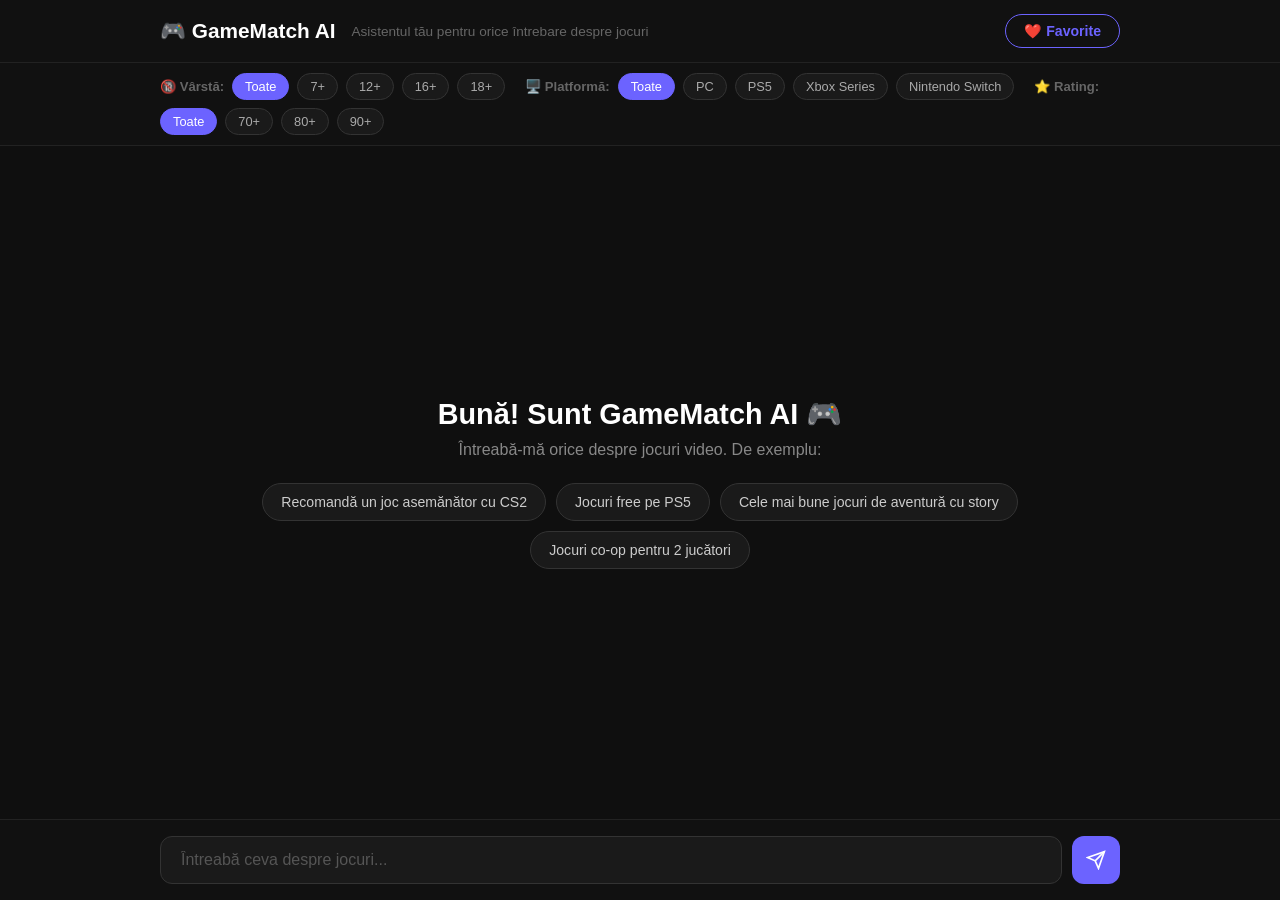
<file: frontend/index.html>
<!DOCTYPE html>
<html lang="ro">
<head>
    <meta charset="UTF-8">
    <meta name="viewport" content="width=device-width, initial-scale=1.0">
    <title>GameMatch AI</title>
    <link rel="stylesheet" href="style.css">
</head>
<body>

    <div class="app-layout">
        <header class="app-header">
            <div class="header-inner">
                <span class="logo">🎮 GameMatch AI</span>
                <span class="header-sub">Asistentul tău pentru orice întrebare despre jocuri</span>
                <a href="favorites.html" class="fav-header-btn">❤️ Favorite</a>
            </div>
        </header>

        <div class="filters-bar">
            <div class="filters-inner">
                <span class="filter-label">🔞 Vârstă:</span>
                <button class="age-btn active" data-age="">Toate</button>
                <button class="age-btn" data-age="1">7+</button>
                <button class="age-btn" data-age="2">12+</button>
                <button class="age-btn" data-age="3">16+</button>
                <button class="age-btn" data-age="4">18+</button>

                <span class="filter-label filter-label-platform">🖥️ Platformă:</span>
                <button class="platform-btn active" data-platform="">Toate</button>
                <button class="platform-btn" data-platform="18">PC</button>
                <button class="platform-btn" data-platform="187">PS5</button>
                <button class="platform-btn" data-platform="186">Xbox Series</button>
                <button class="platform-btn" data-platform="7">Nintendo Switch</button>

                <span class="filter-label filter-label-rating">⭐ Rating:</span>
                <button class="rating-btn active" data-rating="">Toate</button>
                <button class="rating-btn" data-rating="70">70+</button>
                <button class="rating-btn" data-rating="80">80+</button>
                <button class="rating-btn" data-rating="90">90+</button>
            </div>
        </div>

        <main class="chat-area" id="chatArea">
            <div class="welcome-msg">
                <h2>Bună! Sunt GameMatch AI 🎮</h2>
                <p>Întreabă-mă orice despre jocuri video. De exemplu:</p>
                <div class="suggestions">
                    <button class="suggestion-btn" onclick="sendSuggestion(this)">Recomandă un joc asemănător cu CS2</button>
                    <button class="suggestion-btn" onclick="sendSuggestion(this)">Jocuri free pe PS5</button>
                    <button class="suggestion-btn" onclick="sendSuggestion(this)">Cele mai bune jocuri de aventură cu story</button>
                    <button class="suggestion-btn" onclick="sendSuggestion(this)">Jocuri co-op pentru 2 jucători</button>
                </div>
            </div>
        </main>

        <div class="input-area">
            <div class="input-inner">
                <input type="text" id="userInput" placeholder="Întreabă ceva despre jocuri..." />
                <button id="sendBtn" onclick="sendMessage()">
                    <svg width="20" height="20" viewBox="0 0 24 24" fill="none" stroke="currentColor" stroke-width="2">
                        <line x1="22" y1="2" x2="11" y2="13"></line>
                        <polygon points="22 2 15 22 11 13 2 9 22 2"></polygon>
                    </svg>
                </button>
            </div>
        </div>
    </div>

    <script src="app.js"></script>
</body>
</html>
</file>
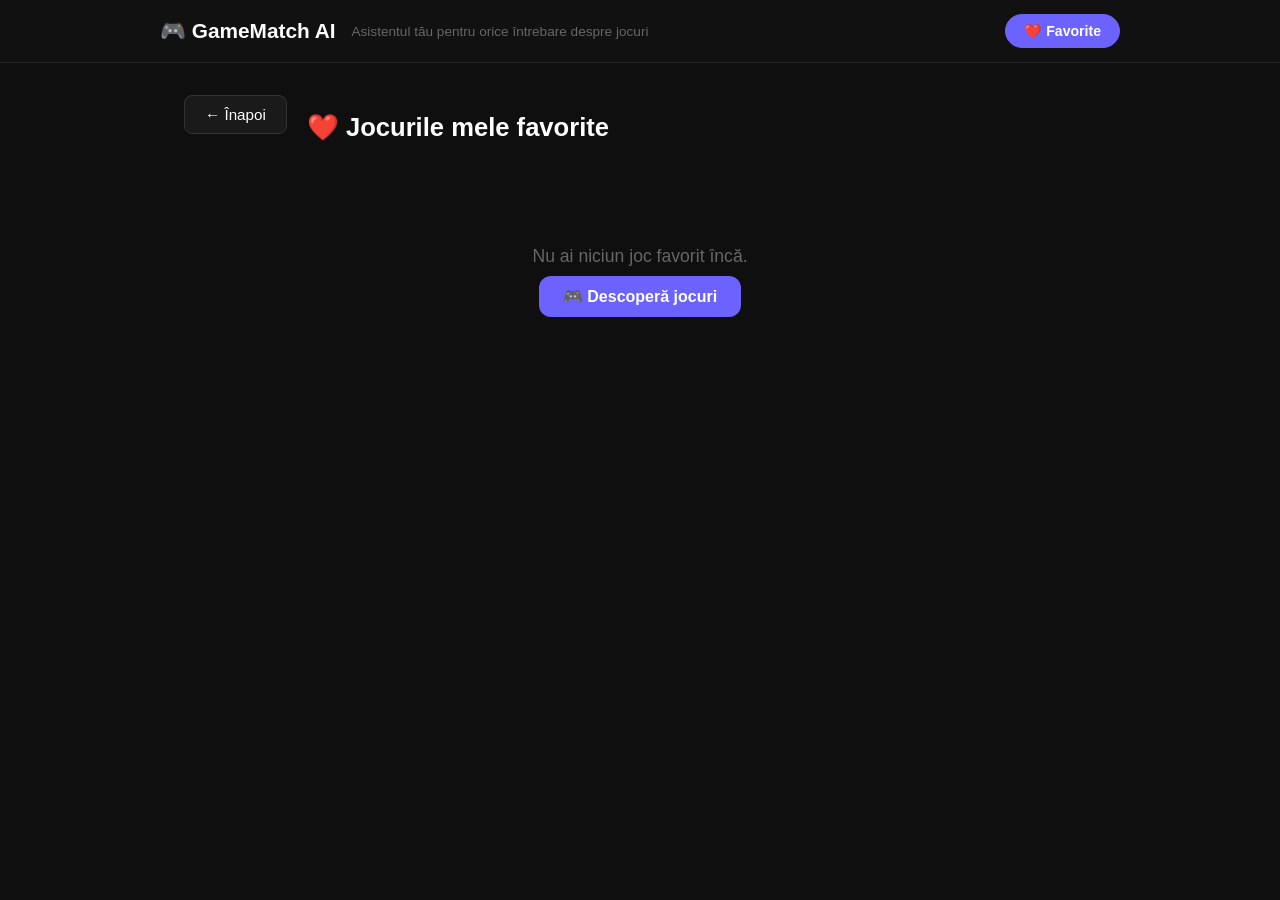
<file: frontend/favorites.html>
<!DOCTYPE html>
<html lang="ro">
<head>
    <meta charset="UTF-8">
    <meta name="viewport" content="width=device-width, initial-scale=1.0">
    <title>Favorite — GameMatch AI</title>
    <link rel="stylesheet" href="style.css">
</head>
<body>
    <div class="app-layout">
        <header class="app-header">
            <div class="header-inner">
                <span class="logo">🎮 GameMatch AI</span>
                <span class="header-sub">Asistentul tău pentru orice întrebare despre jocuri</span>
                <a href="favorites.html" class="fav-header-btn fav-active">❤️ Favorite</a>
            </div>
        </header>

        <main class="favorites-page">
            <div class="favorites-header">
                <a href="index.html" class="back-btn">← Înapoi</a>
                <h1>❤️ Jocurile mele favorite</h1>
            </div>
            <div id="favoritesContent"></div>
        </main>
    </div>

    <script src="favorites.js"></script>
</body>
</html>
</file>
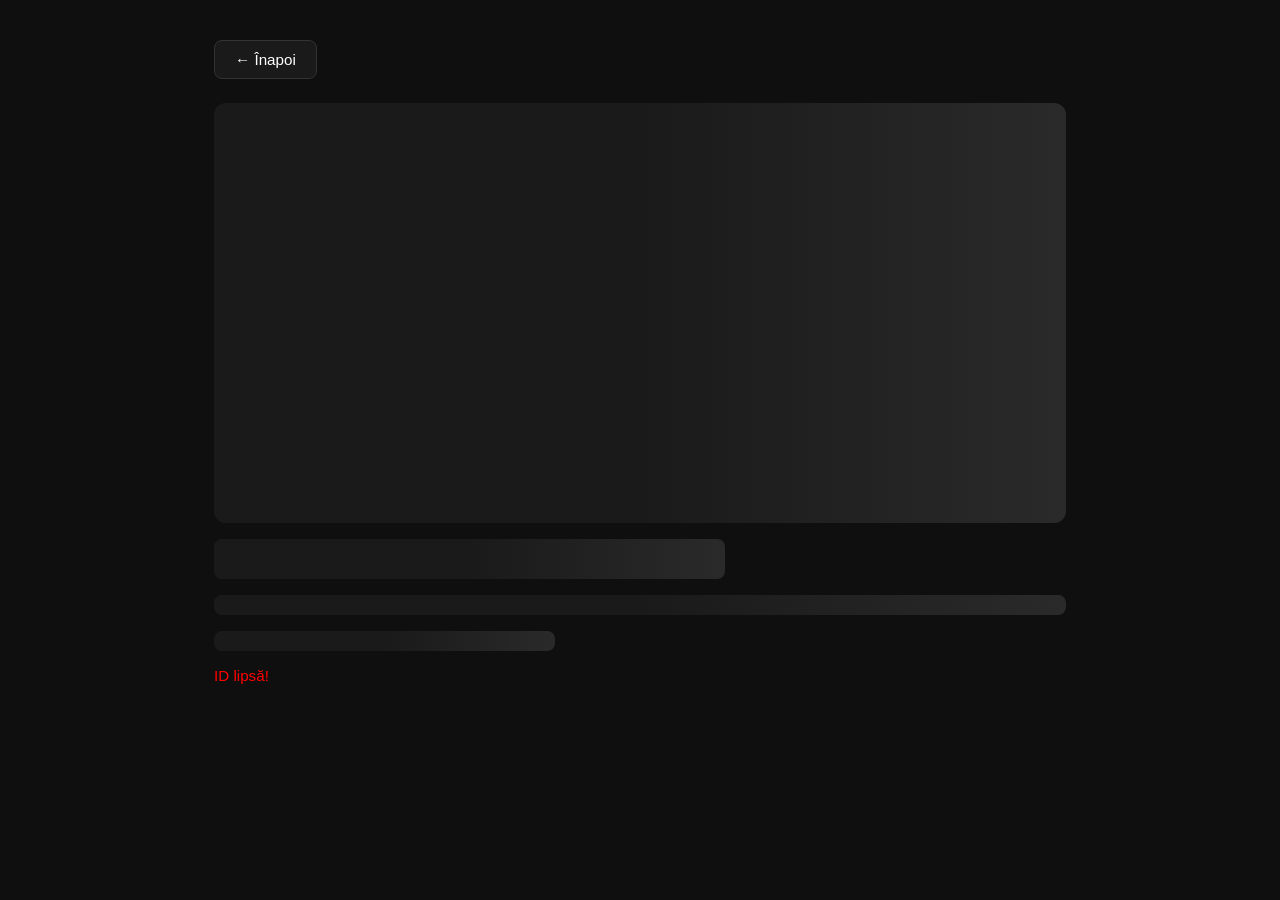
<file: frontend/game-details.html>
<!DOCTYPE html>
<html lang="ro">
<head>
    <meta charset="UTF-8">
    <meta name="viewport" content="width=device-width, initial-scale=1.0">
    <title>GameMatch AI</title>
    <link rel="stylesheet" href="style.css">
</head>
<body>
    <div class="container">
        <button onclick="window.history.back()" class="back-btn">← Înapoi</button>
        <div id="gameDetails">
            <div class="skeleton-loader">
                <div class="skeleton skeleton-img"></div>
                <div class="skeleton skeleton-title"></div>
                <div class="skeleton skeleton-text"></div>
                <div class="skeleton skeleton-text short"></div>
            </div>
        </div>
    </div>
    <script src="game-details.js"></script>
</body>
</html>
</file>
<file: frontend/style.css>
* {
    margin: 0;
    padding: 0;
    box-sizing: border-box;
}

body {
    background: #0f0f0f;
    color: #fff;
    font-family: 'Segoe UI', sans-serif;
    min-height: 100vh;
}

.app-layout {
    display: flex;
    flex-direction: column;
    height: 100vh;
    overflow: hidden;
}

.app-header {
    background: #111;
    border-bottom: 1px solid #222;
    padding: 14px 24px;
    flex-shrink: 0;
}

.header-inner {
    max-width: 960px;
    margin: 0 auto;
    display: flex;
    align-items: center;
    gap: 16px;
}

.logo {
    font-size: 1.3rem;
    font-weight: 700;
    color: #fff;
}

.header-sub {
    color: #666;
    font-size: 0.85rem;
}

/* ─── Favorite buton în header ─── */
.fav-header-btn {
    margin-left: auto;
    background: transparent;
    border: 1px solid #6c63ff;
    color: #6c63ff;
    padding: 8px 18px;
    border-radius: 20px;
    text-decoration: none;
    font-size: 0.88rem;
    font-weight: 600;
    transition: all 0.2s;
    white-space: nowrap;
}

.fav-header-btn:hover,
.fav-header-btn.fav-active {
    background: #6c63ff;
    color: #fff;
}

/* ─── Filters bar ─── */
.filters-bar {
    background: #111;
    border-bottom: 1px solid #222;
    padding: 10px 24px;
    flex-shrink: 0;
}

.filters-inner {
    max-width: 960px;
    margin: 0 auto;
    display: flex;
    align-items: center;
    gap: 8px;
    flex-wrap: wrap;
}

.filter-label {
    color: #666;
    font-size: 0.82rem;
    font-weight: 600;
    white-space: nowrap;
}

.filter-label-platform {
    margin-left: 12px;
}

.filter-label-rating {
    margin-left: 12px;
}

.age-btn,
.platform-btn,
.rating-btn {
    background: #1a1a1a;
    border: 1px solid #333;
    color: #aaa;
    padding: 5px 12px;
    border-radius: 16px;
    cursor: pointer;
    font-size: 0.8rem;
    transition: all 0.2s;
    white-space: nowrap;
}

.age-btn:hover,
.platform-btn:hover,
.rating-btn:hover {
    border-color: #6c63ff;
    color: #fff;
}

.age-btn.active,
.platform-btn.active,
.rating-btn.active {
    background: #6c63ff;
    border-color: #6c63ff;
    color: #fff;
}

/* ─── Chat area ─── */
.chat-area {
    flex: 1;
    overflow-y: auto;
    padding: 32px 24px;
    display: flex;
    flex-direction: column;
    gap: 16px;
    max-width: 960px;
    width: 100%;
    margin: 0 auto;
    align-self: center;
}

.welcome-msg {
    text-align: center;
    margin: auto;
    padding: 40px 20px;
}

.welcome-msg h2 {
    font-size: 1.8rem;
    margin-bottom: 10px;
}

.welcome-msg p {
    color: #888;
    margin-bottom: 24px;
}

.suggestions {
    display: flex;
    flex-wrap: wrap;
    gap: 10px;
    justify-content: center;
}

.suggestion-btn {
    background: #1a1a1a;
    border: 1px solid #333;
    color: #ccc;
    padding: 10px 18px;
    border-radius: 20px;
    cursor: pointer;
    font-size: 0.88rem;
    transition: all 0.2s;
}

.suggestion-btn:hover {
    background: #6c63ff;
    border-color: #6c63ff;
    color: #fff;
}

/* ─── Chat bubbles ─── */
.chat-bubble {
    max-width: 75%;
    padding: 14px 18px;
    border-radius: 16px;
    line-height: 1.6;
    font-size: 0.95rem;
}

.user-bubble {
    background: #6c63ff;
    color: #fff;
    align-self: flex-end;
    border-bottom-right-radius: 4px;
}

.ai-bubble {
    background: #1a1a1a;
    color: #ddd;
    align-self: flex-start;
    border-bottom-left-radius: 4px;
    display: flex;
    align-items: flex-start;
    gap: 10px;
    max-width: 85%;
}

.ai-avatar {
    font-size: 1.2rem;
    flex-shrink: 0;
    margin-top: 2px;
}

.ai-text { flex: 1; }

/* ─── Loading dots ─── */
.loading-bubble { padding: 18px 22px; }

.dot {
    display: inline-block;
    width: 8px;
    height: 8px;
    background: #6c63ff;
    border-radius: 50%;
    margin: 0 3px;
    animation: bounce 1.2s infinite;
}

.dot:nth-child(2) { animation-delay: 0.2s; }
.dot:nth-child(3) { animation-delay: 0.4s; }

@keyframes bounce {
    0%, 80%, 100% { transform: translateY(0); opacity: 0.5; }
    40% { transform: translateY(-8px); opacity: 1; }
}

/* ─── Games grid ─── */
.chat-games-grid {
    align-self: stretch;
    width: 100%;
}

.games-grid {
    display: grid;
    grid-template-columns: repeat(auto-fill, minmax(200px, 1fr));
    gap: 14px;
    width: 100%;
}

.game-card {
    background: #1a1a1a;
    border-radius: 12px;
    overflow: hidden;
    cursor: pointer;
    transition: transform 0.2s, box-shadow 0.2s;
    border: 1px solid #222;
    display: flex;
    flex-direction: column;
}

.game-card:hover {
    transform: translateY(-5px);
    box-shadow: 0 10px 28px rgba(108, 99, 255, 0.3);
    border-color: #6c63ff;
}

/* ─── Card image ─── */
.card-img-wrap {
    width: 100%;
    padding-top: 60%;
    position: relative;
    overflow: hidden;
    background: #111;
}

.card-img-wrap img {
    position: absolute;
    top: 0;
    left: 0;
    width: 100%;
    height: 100%;
    object-fit: cover;
    transition: transform 0.3s;
}

.game-card:hover .card-img-wrap img {
    transform: scale(1.07);
}

/* ─── Favorite button pe card ─── */
.fav-btn {
    position: absolute;
    top: 8px;
    right: 8px;
    background: rgba(0,0,0,0.7);
    border: 1px solid rgba(255,255,255,0.15);
    border-radius: 50%;
    width: 34px;
    height: 34px;
    font-size: 0.95rem;
    cursor: pointer;
    display: flex;
    align-items: center;
    justify-content: center;
    transition: all 0.2s;
    opacity: 0;
    z-index: 2;
}

.game-card:hover .fav-btn {
    opacity: 1;
}

.fav-btn.fav-active {
    opacity: 1;
    background: #6c63ff;
    border-color: #6c63ff;
    transform: scale(1.1);
}

.fav-btn:hover {
    transform: scale(1.2);
    background: #6c63ff;
    border-color: #6c63ff;
}

.game-card .info {
    padding: 12px;
    flex: 1;
}

.game-card h3 {
    font-size: 0.88rem;
    margin-bottom: 6px;
    white-space: nowrap;
    overflow: hidden;
    text-overflow: ellipsis;
    color: #fff;
}

.game-card .rating {
    color: #f5c518;
    font-size: 0.8rem;
    margin-bottom: 4px;
}

.game-card .genres {
    color: #777;
    font-size: 0.75rem;
    white-space: nowrap;
    overflow: hidden;
    text-overflow: ellipsis;
}

/* ─── Input area ─── */
.input-area {
    background: #111;
    border-top: 1px solid #222;
    padding: 16px 24px;
    flex-shrink: 0;
}

.input-inner {
    max-width: 960px;
    margin: 0 auto;
    display: flex;
    gap: 10px;
    align-items: center;
}

.input-inner input {
    flex: 1;
    padding: 14px 20px;
    border-radius: 12px;
    border: 1px solid #333;
    background: #1a1a1a;
    color: #fff;
    font-size: 1rem;
    outline: none;
    transition: border-color 0.2s;
}

.input-inner input:focus { border-color: #6c63ff; }
.input-inner input::placeholder { color: #555; }

#sendBtn {
    width: 48px;
    height: 48px;
    border-radius: 12px;
    border: none;
    background: #6c63ff;
    color: #fff;
    cursor: pointer;
    display: flex;
    align-items: center;
    justify-content: center;
    flex-shrink: 0;
    transition: background 0.2s;
}

#sendBtn:hover { background: #574fd6; }

/* ─── Back button ─── */
.back-btn {
    background: #1a1a1a;
    color: #fff;
    border: 1px solid #333;
    padding: 10px 20px;
    border-radius: 8px;
    cursor: pointer;
    margin-bottom: 24px;
    font-size: 0.95rem;
    transition: background 0.2s;
    display: inline-block;
    text-decoration: none;
}

.back-btn:hover {
    background: #6c63ff;
    border-color: #6c63ff;
}

/* ─── game-details.html ─── */
.container {
    max-width: 900px;
    margin: 0 auto;
    padding: 40px 24px;
}

#gameDetails img {
    width: 100%;
    max-height: 420px;
    object-fit: cover;
    border-radius: 12px;
    margin-bottom: 20px;
}

#gameDetails h1 {
    font-size: 2rem;
    margin-bottom: 12px;
}

#gameDetails p {
    color: #bbb;
    margin-bottom: 8px;
    font-size: 0.95rem;
}

#gameDetails .ai-desc {
    color: #ccc;
    line-height: 1.6;
    margin-top: 16px;
    padding: 16px;
    background: #1a1a1a;
    border-radius: 12px;
    border-left: 3px solid #6c63ff;
}

#gameDetails .ai-desc h3 {
    font-size: 1.1rem;
    margin-bottom: 10px;
    color: #fff;
}

/* ─── Game meta ─── */
.game-title {
    font-size: 2rem;
    margin-bottom: 12px;
}

.game-meta {
    display: flex;
    gap: 20px;
    color: #bbb;
    font-size: 0.95rem;
    margin-bottom: 12px;
    flex-wrap: wrap;
}

.platforms-text {
    color: #bbb;
    font-size: 0.95rem;
    margin-bottom: 16px;
}

/* ─── Store buttons ─── */
.store-section {
    margin-top: 28px;
}

.store-section h3 {
    font-size: 1.1rem;
    margin-bottom: 14px;
    color: #fff;
}

.store-buttons {
    display: flex;
    flex-direction: column;
    gap: 10px;
    max-width: 400px;
}

.store-btn {
    display: flex;
    align-items: center;
    gap: 12px;
    padding: 14px 20px;
    border-radius: 12px;
    color: #fff;
    text-decoration: none;
    font-size: 1rem;
    font-weight: 600;
    transition: opacity 0.2s, transform 0.2s;
    border: 1px solid rgba(255,255,255,0.15);
    box-shadow: 0 2px 8px rgba(0,0,0,0.3);
}

.store-btn:hover {
    opacity: 0.9;
    transform: translateX(4px);
}

/* ─── Skeleton loader ─── */
.skeleton {
    background: linear-gradient(90deg, #1a1a1a 25%, #2a2a2a 50%, #1a1a1a 75%);
    background-size: 200% 100%;
    animation: shimmer 1.5s infinite;
    border-radius: 8px;
    margin-bottom: 16px;
}

.skeleton-img {
    width: 100%;
    height: 420px;
    border-radius: 12px;
}

.skeleton-title {
    width: 60%;
    height: 40px;
}

.skeleton-text {
    width: 100%;
    height: 20px;
}

.skeleton-text.short {
    width: 40%;
}

@keyframes shimmer {
    0% { background-position: 200% 0; }
    100% { background-position: -200% 0; }
}

/* ─── Pagina Favorite ─── */
.favorites-page {
    max-width: 960px;
    width: 100%;
    margin: 0 auto;
    padding: 32px 24px;
    overflow-y: auto;
    flex: 1;
}

.favorites-header {
    display: flex;
    align-items: center;
    gap: 20px;
    margin-bottom: 28px;
}

.favorites-header h1 {
    font-size: 1.6rem;
}

.no-favorites {
    text-align: center;
    padding: 60px 20px;
    color: #666;
}

.no-favorites p {
    font-size: 1.1rem;
    margin-bottom: 20px;
}

.go-chat-btn {
    background: #6c63ff;
    color: #fff;
    padding: 12px 24px;
    border-radius: 12px;
    text-decoration: none;
    font-size: 1rem;
    font-weight: 600;
    transition: background 0.2s;
}

.go-chat-btn:hover {
    background: #574fd6;
}

/* ─── Scrollbar ─── */
::-webkit-scrollbar { width: 6px; }
::-webkit-scrollbar-track { background: #111; }
::-webkit-scrollbar-thumb { background: #333; border-radius: 3px; }
::-webkit-scrollbar-thumb:hover { background: #6c63ff; }

.hidden { display: none; }
</file>
